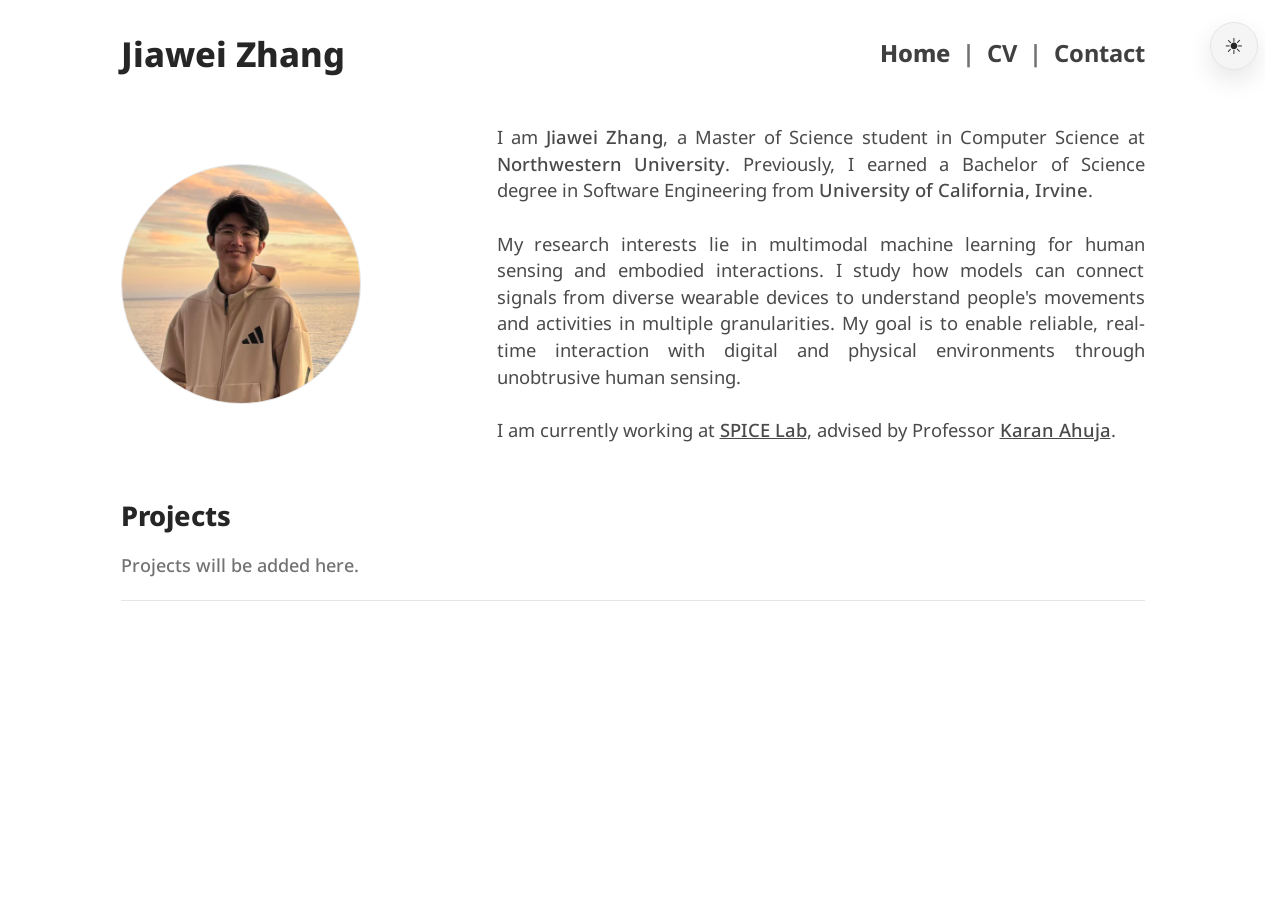
<file: index.html>
<!DOCTYPE html>
<html lang="en">
<head>
  <meta charset="UTF-8" />
  <meta name="viewport" content="width=device-width, initial-scale=1.0" />
  <title>Jiawei Zhang</title>
  <link rel="stylesheet" href="styles.css?v=20261109-intro-charcoal" />
  <script src="theme.js?v=20260703-news"></script>
</head>
<body>
  <header class="site-header">
    <a class="site-name" href="index.html">Jiawei Zhang</a>
    <nav class="site-nav" aria-label="Primary navigation">
      <a class="active" href="index.html">Home</a>
      <span aria-hidden="true">|</span>
      <a href="cv.html">CV</a>
      <span aria-hidden="true">|</span>
      <a href="contact.html">Contact</a>
    </nav>
  </header>

  <main class="home-layout">
    <div class="portrait">
      <img
        class="portrait-image"
        src="jiawei.jpg"
        width="240"
        height="240"
        alt="Jiawei Zhang"
      />
    </div>

    <p class="intro">
      I am <strong>Jiawei Zhang</strong>, a Master of Science student in Computer Science at <strong>Northwestern University</strong>.
      Previously, I earned a Bachelor of Science degree in Software Engineering from <strong>University of California, Irvine</strong>.<br><br>
      My research interests lie in multimodal machine learning for human sensing and embodied interactions. I study how models can connect signals from diverse wearable devices to understand people's movements and activities in multiple granularities. My goal is to enable reliable, real-time interaction with digital and physical environments through unobtrusive human sensing.<br><br>
      I am currently working at <strong><u><a href="https://spice-lab.org/" target="_blank" rel="noopener">SPICE Lab</a></u></strong>, advised by Professor <strong><u><a href="https://karan-ahuja.com/" target="_blank" rel="noopener">Karan Ahuja</a></u></strong>.
    </p>
  </main>

  <section id="projects" class="projects-section" aria-labelledby="projects-title">
    <h2 id="projects-title" class="section-title">Projects</h2>
    <ul class="project-list" aria-label="Project list">
      <li class="project-item empty-note">Projects will be added here.</li>
    </ul>
  </section>
</body>
</html>
</file>
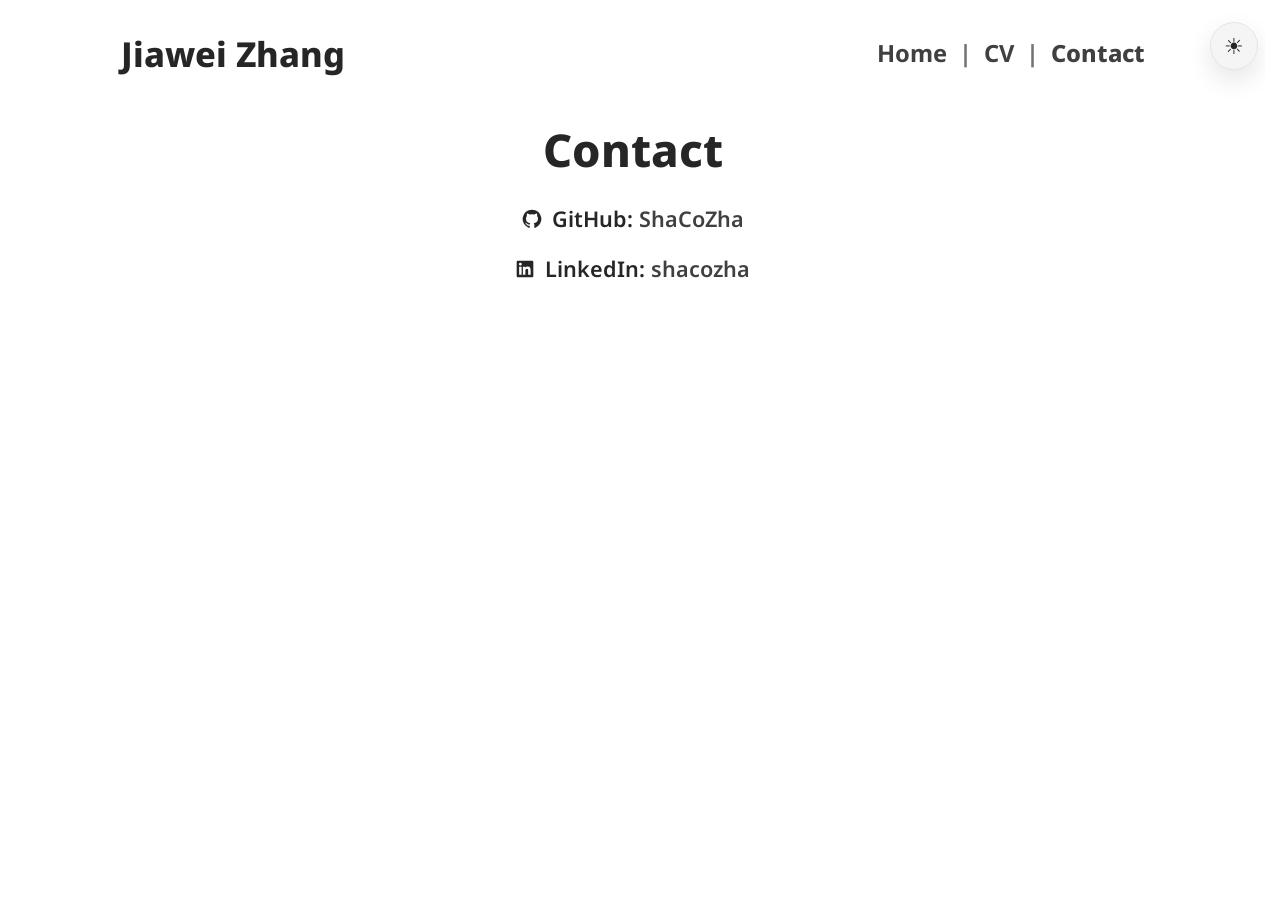
<file: contact.html>
<!DOCTYPE html>
<html lang="en">
<head>
  <meta charset="UTF-8" />
  <meta name="viewport" content="width=device-width, initial-scale=1.0" />
  <title>Contact | Jiawei Zhang</title>
  <link rel="stylesheet" href="styles.css?v=20261109-centered-layout" />
  <script src="theme.js?v=20260703-news"></script>
</head>
<body>
  <header class="site-header">
    <a class="site-name" href="index.html">Jiawei Zhang</a>
    <nav class="site-nav" aria-label="Primary navigation">
      <a href="index.html">Home</a>
      <span aria-hidden="true">|</span>
      <a href="cv.html">CV</a>
      <span aria-hidden="true">|</span>
      <a class="active" href="contact.html">Contact</a>
    </nav>
  </header>

  <main class="page-main contact-main">
    <h1 class="page-title">Contact</h1>
    <ul class="contact-list">
      <li>
        <svg class="contact-icon" viewBox="0 0 24 24" aria-hidden="true" focusable="false">
          <path d="M12 .75a11.25 11.25 0 0 0-3.56 21.92c.56.1.77-.24.77-.54v-2.1c-3.13.68-3.79-1.33-3.79-1.33-.51-1.3-1.25-1.65-1.25-1.65-1.02-.7.08-.69.08-.69 1.13.08 1.73 1.16 1.73 1.16 1 1.72 2.63 1.22 3.27.93.1-.73.39-1.22.71-1.5-2.5-.29-5.13-1.25-5.13-5.56 0-1.23.44-2.23 1.16-3.02-.12-.29-.5-1.43.11-2.98 0 0 .95-.3 3.09 1.15a10.73 10.73 0 0 1 5.62 0c2.14-1.45 3.08-1.15 3.08-1.15.62 1.55.24 2.69.12 2.98.72.79 1.16 1.79 1.16 3.02 0 4.32-2.63 5.27-5.14 5.55.4.35.76 1.03.76 2.08v3.11c0 .3.2.65.78.54A11.25 11.25 0 0 0 12 .75Z" />
        </svg>
        <span>GitHub: <a href="https://github.com/ShaCoZha">ShaCoZha</a></span>
      </li>
      <li>
        <svg class="contact-icon" viewBox="0 0 24 24" aria-hidden="true" focusable="false">
          <path d="M20.45 2H3.55C2.69 2 2 2.68 2 3.52v16.96c0 .84.69 1.52 1.55 1.52h16.9c.86 0 1.55-.68 1.55-1.52V3.52c0-.84-.69-1.52-1.55-1.52ZM7.93 18.75H4.98V9.2h2.95v9.55ZM6.45 7.9a1.71 1.71 0 1 1 0-3.42 1.71 1.71 0 0 1 0 3.42Zm12.3 10.85H15.8V14.1c0-1.11-.02-2.54-1.55-2.54-1.55 0-1.79 1.21-1.79 2.46v4.73H9.51V9.2h2.83v1.3h.04c.39-.74 1.36-1.52 2.79-1.52 2.98 0 3.58 1.96 3.58 4.51v5.26Z" />
        </svg>
        <span>LinkedIn: <a href="https://www.linkedin.com/in/shacozha/">shacozha</a></span>
      </li>
    </ul>
  </main>
</body>
</html>
</file>
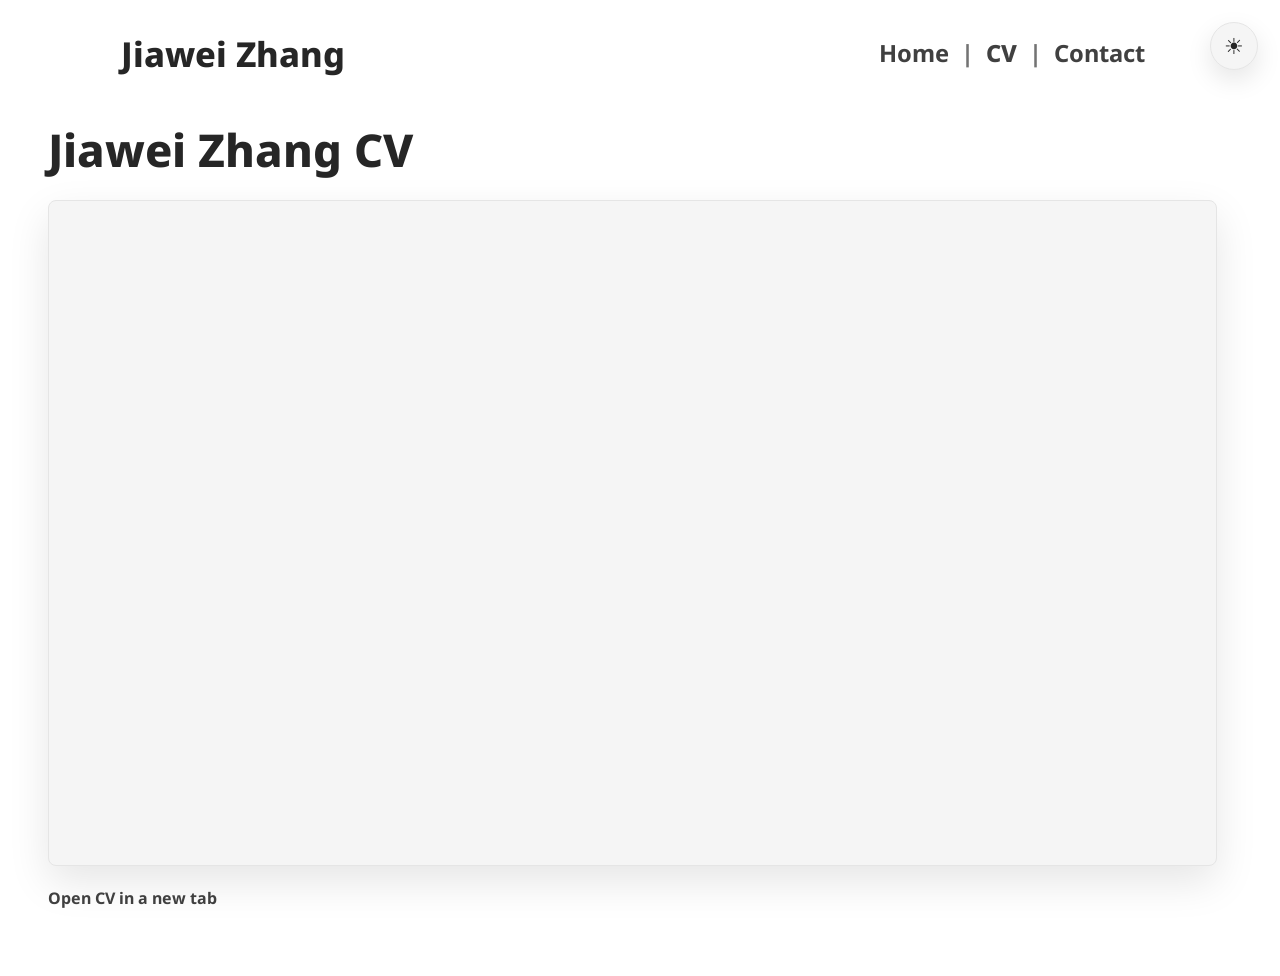
<file: cv.html>
<!DOCTYPE html>
<html lang="en">
<head>
  <meta charset="UTF-8" />
  <meta name="viewport" content="width=device-width, initial-scale=1.0" />
  <title>CV | Jiawei Zhang</title>
  <link rel="stylesheet" href="styles.css?v=20261109-centered-layout" />
  <script src="theme.js?v=20260703-news"></script>
</head>
<body>
  <header class="site-header">
    <a class="site-name" href="index.html">Jiawei Zhang</a>
    <nav class="site-nav" aria-label="Primary navigation">
      <a href="index.html">Home</a>
      <span aria-hidden="true">|</span>
      <a class="active" href="cv.html">CV</a>
      <span aria-hidden="true">|</span>
      <a href="contact.html">Contact</a>
    </nav>
  </header>

  <main class="page-main">
    <h1 class="page-title">Jiawei Zhang CV</h1>
    <section class="cv-viewer" aria-label="CV document">
      <iframe class="cv-frame" src="resume.pdf" title="Jiawei Zhang CV"></iframe>
    </section>
    <p class="cv-note">
      <a class="redirect-link" href="resume.pdf" target="_blank" rel="noopener">Open CV in a new tab</a>
    </p>
  </main>
</body>
</html>
</file>
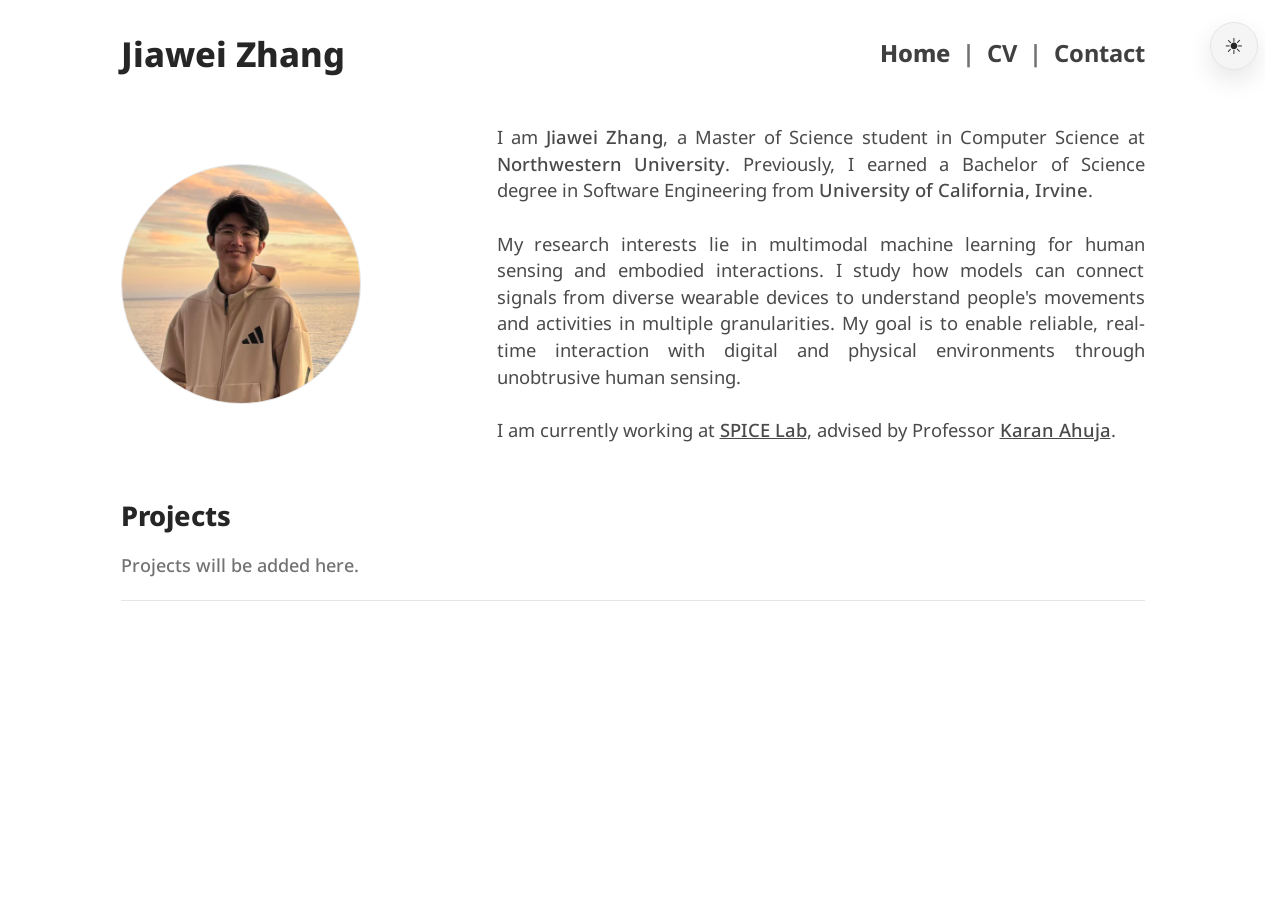
<file: projects.html>
<!DOCTYPE html>
<html lang="en">
<head>
  <meta charset="UTF-8" />
  <meta name="viewport" content="width=device-width, initial-scale=1.0" />
  <meta http-equiv="refresh" content="0; url=index.html#projects" />
  <title>Projects | Jiawei Zhang</title>
  <link rel="canonical" href="https://shacozha.github.io/index.html#projects" />
</head>
<body>
  <p><a href="index.html#projects">View projects on the home page.</a></p>
</body>
</html>
</file>
<file: styles.css>
@import url("https://fonts.googleapis.com/css2?family=Noto+Sans:wght@400;500;600;700;800&display=swap");

:root {
  --text: #262626;
  --intro-text: #4a4a4a;
  --muted: #737373;
  --line: #e5e5e5;
  --link: #404040;
  --link-hover: #000000;
  --page: #ffffff;
  --button-bg: #f5f5f5;
  --button-border: #e5e5e5;
  --button-text: #262626;
  --button-shadow: rgba(0, 0, 0, 0.10);
  --content-width: 1280px;
  --profile-width: 1120px;
  --content-padding: 48px;
  --inner-width: calc(var(--content-width) - 2 * var(--content-padding));
  --header-height: 100px;
  color-scheme: light;
}

:root[data-theme="dark"] {
  --text: #e5e5e5;
  --intro-text: #b3b3b3;
  --muted: #a3a3a3;
  --line: #333333;
  --link: #d4d4d4;
  --link-hover: #ffffff;
  --page: #171717;
  --button-bg: #262626;
  --button-border: #404040;
  --button-text: #e5e5e5;
  --button-shadow: rgba(0, 0, 0, 0.32);
  color-scheme: dark;
}

* {
  box-sizing: border-box;
}

html {
  min-height: 100%;
  scrollbar-gutter: stable;
}

body {
  min-height: 100%;
  margin: 0;
  background: var(--page);
  color: var(--text);
  font-family: "Noto Sans", "Avenir Next", "Segoe UI", Arial, sans-serif;
  font-size: 18px;
  font-weight: 500;
  line-height: 1.75;
  transition: background-color 360ms ease, color 360ms ease;
}

a {
  color: var(--link);
  text-decoration: none;
  transition: color 260ms ease;
}

a:hover,
a:focus {
  color: var(--link-hover);
  text-decoration: underline;
}

.site-header {
  width: min(100%, var(--profile-width));
  margin: 0 auto;
  display: flex;
  align-items: center;
  justify-content: space-between;
  gap: 32px;
  min-height: var(--header-height);
  padding: 28px var(--content-padding) 20px;
}

.site-name {
  color: var(--text);
  font-size: 2.15rem;
  font-weight: 800;
  line-height: 1.2;
  white-space: nowrap;
  transition: color 260ms ease;
}

.site-name:hover,
.site-name:focus {
  color: var(--text);
}

.site-nav {
  display: flex;
  flex-wrap: wrap;
  justify-content: flex-end;
  gap: 12px;
  color: var(--muted);
  font-size: 1.48rem;
  font-weight: 700;
  line-height: 1.4;
  transition: color 360ms ease;
}

.site-nav a {
  color: var(--link);
}

.site-nav a.active {
  color: var(--link);
  font-weight: 800;
}

.home-layout {
  width: min(100%, var(--profile-width));
  margin: 0 auto;
  padding: 24px var(--content-padding) 40px;
  display: grid;
  grid-template-columns: minmax(180px, 240px) minmax(0, 1fr);
  align-items: center;
  align-content: center;
  justify-content: center;
  gap: clamp(56px, calc(100% - 240px - 648px), 136px);
}

.portrait {
  position: relative;
  width: 100%;
  max-width: 240px;
  aspect-ratio: 1;
  overflow: hidden;
  border: 1px solid var(--line);
  border-radius: 50%;
  transition: border-color 360ms ease;
}

.portrait-image {
  position: absolute;
  inset: 0;
  width: 100%;
  height: 100%;
  object-fit: cover;
  transform: scale(1.22);
}

.intro {
  margin: 0;
  max-width: 940px;
  color: var(--intro-text);
  font-size: clamp(1rem, 0.94rem + 0.26vw, 1.16rem);
  font-weight: 400;
  line-height: 1.45;
  text-align: justify;
  text-align-last: left;
  transition: color 360ms ease;
}

.intro strong {
  font-weight: 500;
}

.intro a {
  color: inherit;
}

.intro a:hover,
.intro a:focus {
  color: var(--link-hover);
}

.projects-section {
  width: min(100%, var(--profile-width));
  margin: 0 auto;
  padding: 16px var(--content-padding) 64px;
}

.projects-section .section-title {
  font-size: clamp(1.5rem, 1.3rem + 0.5vw, 1.8rem);
}

.section-title {
  margin: 0 0 18px;
  color: var(--text);
  font-size: clamp(1.8rem, 1.45rem + 0.9vw, 2.4rem);
  font-weight: 800;
  line-height: 1.2;
  transition: color 360ms ease;
}

.page-main {
  width: min(100%, var(--content-width));
  margin: 0 auto;
  padding: 24px var(--content-padding) 64px;
  display: flex;
  flex-direction: column;
  justify-content: flex-start;
  align-items: flex-start;
  text-align: left;
}

.page-title {
  margin: 0 0 24px;
  width: min(100%, var(--inner-width));
  color: var(--text);
  font-size: clamp(2.3rem, 1.75rem + 1.35vw, 3.1rem);
  font-weight: 800;
  line-height: 1.15;
  transition: color 360ms ease;
}

.page-text {
  margin: 0 auto 18px;
  width: min(100%, var(--inner-width));
  max-width: none;
  font-size: 1.35rem;
  font-weight: 600;
  transition: color 360ms ease;
}

.project-list {
  display: grid;
  gap: 18px;
  margin: 0 auto;
  padding: 0;
  list-style: none;
  width: min(100%, var(--inner-width));
}

.project-item {
  padding: 0 0 18px;
  border-bottom: 1px solid var(--line);
  transition: border-color 360ms ease;
}

.empty-note {
  color: var(--muted);
  transition: color 360ms ease;
}

.contact-main .page-title {
  text-align: center;
}

.contact-list {
  margin: 0 auto;
  padding: 0;
  list-style: none;
  width: min(100%, var(--inner-width));
  font-size: 1.35rem;
  font-weight: 600;
}

.contact-list li {
  margin: 0 0 12px;
  display: flex;
  align-items: center;
  justify-content: center;
  gap: 10px;
  text-align: center;
}

.contact-icon {
  width: 20px;
  height: 20px;
  flex-shrink: 0;
  fill: currentColor;
}

.redirect-link {
  font-weight: 700;
}

.cv-viewer {
  width: min(100%, var(--inner-width));
  height: clamp(620px, 74vh, 920px);
  overflow: hidden;
  border: 1px solid var(--line);
  border-radius: 8px;
  background: var(--button-bg);
  box-shadow: 0 16px 42px var(--button-shadow);
  transition:
    background-color 360ms ease,
    border-color 360ms ease,
    box-shadow 360ms ease;
}

.cv-frame {
  display: block;
  width: 100%;
  height: 100%;
  border: 0;
}

.cv-note {
  margin: 18px 0 0;
  font-size: 1rem;
  font-weight: 600;
}

.theme-toggle {
  position: fixed;
  top: 22px;
  right: 22px;
  z-index: 20;
  width: 48px;
  height: 48px;
  display: grid;
  place-items: center;
  border: 1px solid var(--button-border);
  border-radius: 999px;
  background: var(--button-bg);
  color: var(--button-text);
  box-shadow: 0 10px 26px var(--button-shadow);
  cursor: pointer;
  font: inherit;
  transition:
    background-color 360ms ease,
    border-color 360ms ease,
    color 360ms ease,
    box-shadow 360ms ease,
    transform 180ms ease;
}

.theme-toggle:hover,
.theme-toggle:focus-visible {
  transform: translateY(-1px);
}

.theme-toggle:focus-visible {
  outline: 2px solid var(--link-hover);
  outline-offset: 4px;
}

.theme-icon {
  grid-area: 1 / 1;
  font-size: 1.35rem;
  line-height: 1;
  transition: opacity 260ms ease, transform 360ms ease;
}

.theme-icon-sun {
  opacity: 1;
  transform: rotate(0deg) scale(1);
}

.theme-icon-moon {
  position: relative;
  width: 1.22rem;
  height: 1.22rem;
  opacity: 0;
  transform: rotate(-90deg) scale(0.7);
}

.theme-icon-moon::before,
.theme-icon-moon::after {
  content: "";
  position: absolute;
  border-radius: 50%;
}

.theme-icon-moon::before {
  inset: 0;
  background: currentColor;
}

.theme-icon-moon::after {
  width: 0.92rem;
  height: 0.92rem;
  top: -0.04rem;
  right: -0.18rem;
  background: var(--button-bg);
  transition: background-color 360ms ease;
}

:root[data-theme="dark"] .theme-icon-sun {
  opacity: 0;
  transform: rotate(90deg) scale(0.7);
}

:root[data-theme="dark"] .theme-icon-moon {
  opacity: 1;
  transform: rotate(0deg) scale(1);
}

@media (max-width: 760px) {
  .site-header {
    align-items: center;
    flex-direction: column;
    gap: 12px;
    min-height: 0;
    padding: 24px 24px 16px;
    text-align: center;
  }

  .site-nav {
    justify-content: center;
    font-size: 1.16rem;
  }

  .home-layout {
    grid-template-columns: 1fr;
    gap: 36px;
    padding: 16px 24px 32px;
    text-align: center;
  }

  .projects-section {
    padding: 12px 24px 48px;
  }

  .portrait {
    max-width: 200px;
    margin: 0 auto;
  }

  .page-main {
    padding: 16px 24px 48px;
  }

  .cv-viewer {
    height: 70vh;
  }

  .theme-toggle {
    top: 14px;
    right: 14px;
    width: 44px;
    height: 44px;
  }
}
</file>
